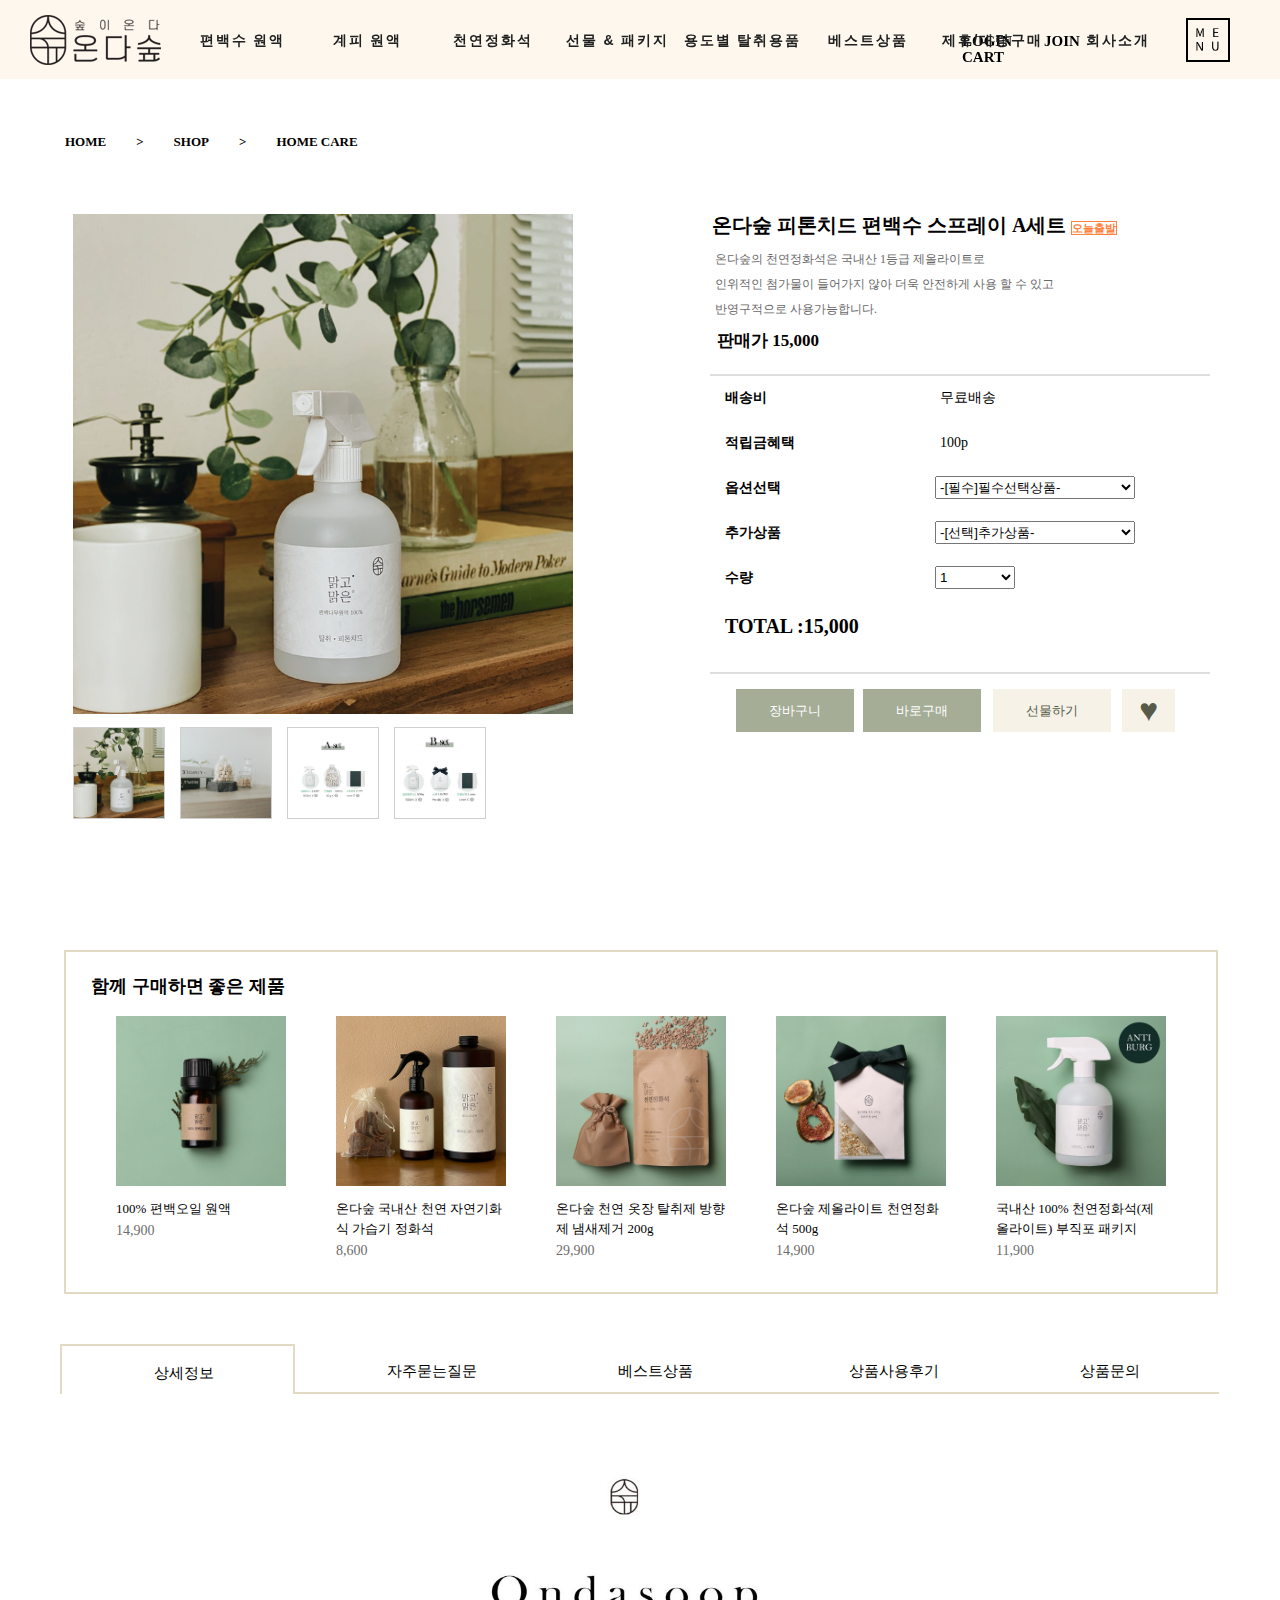
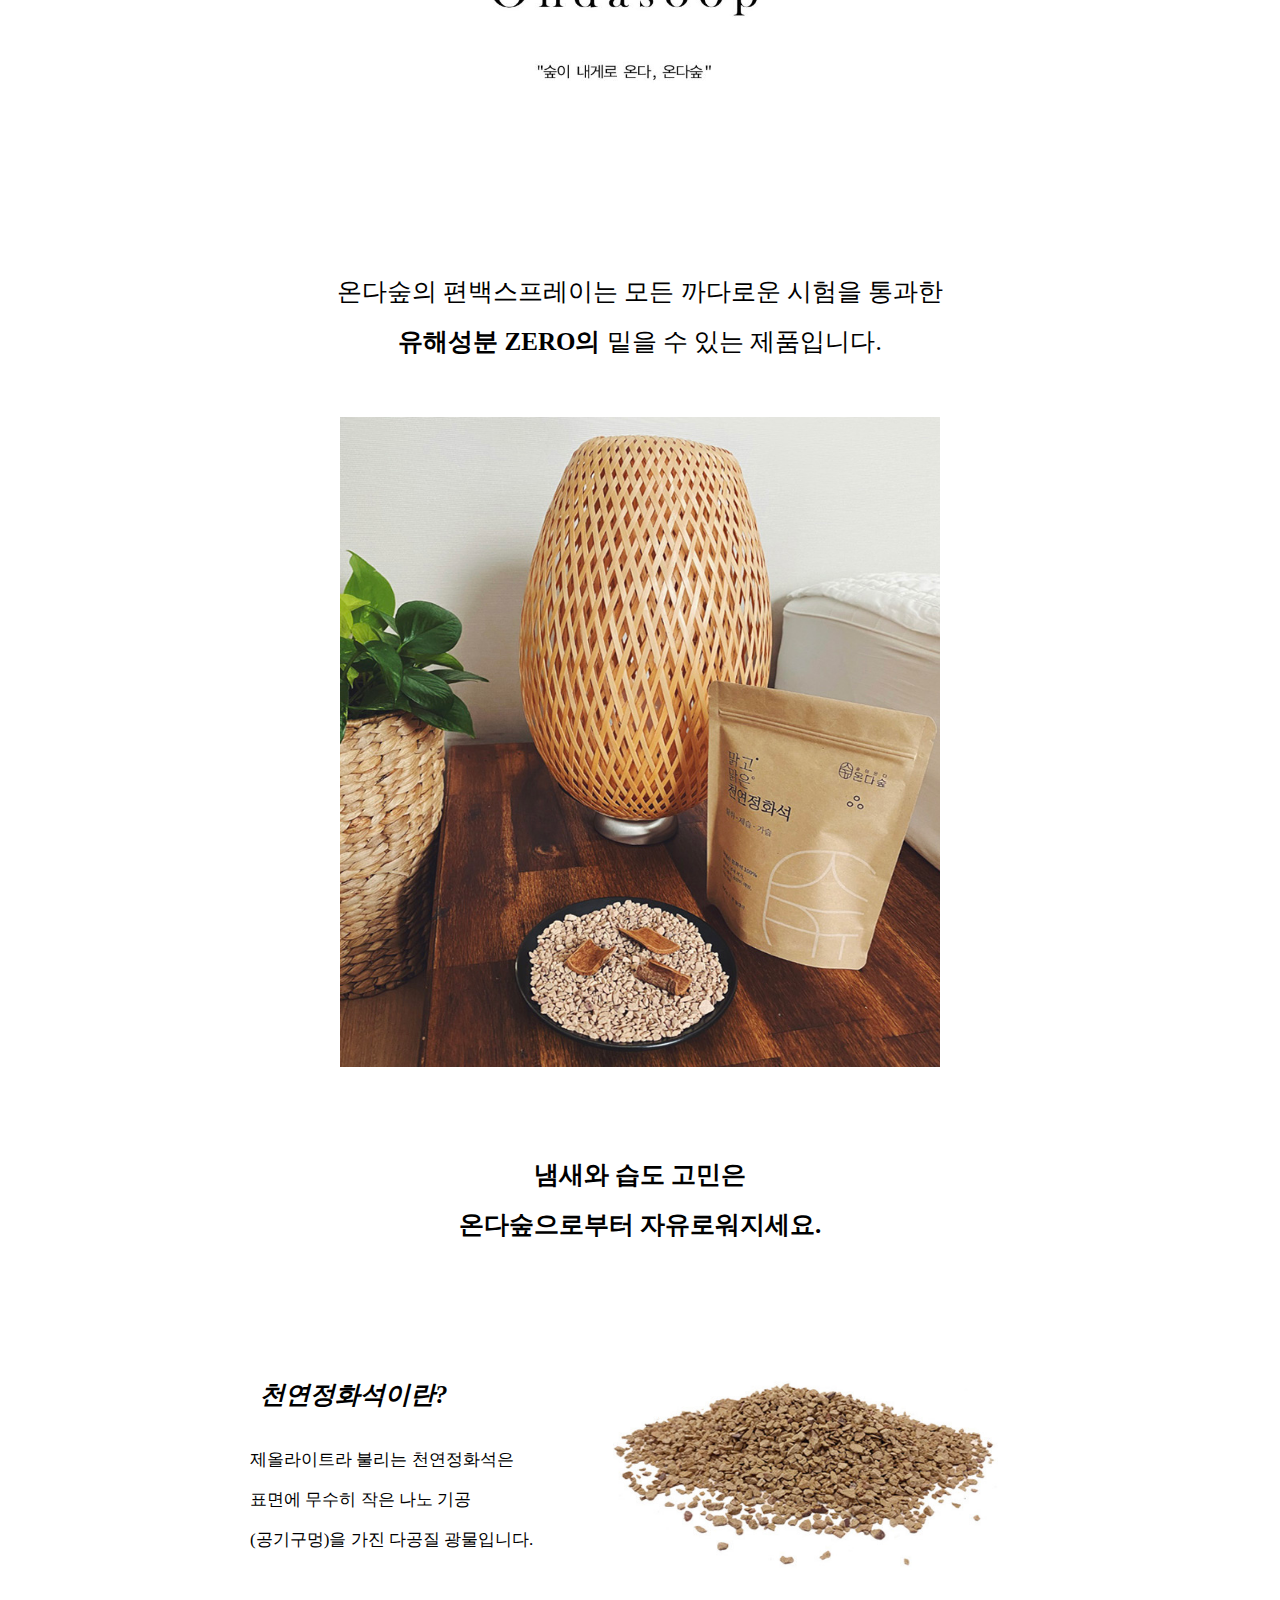
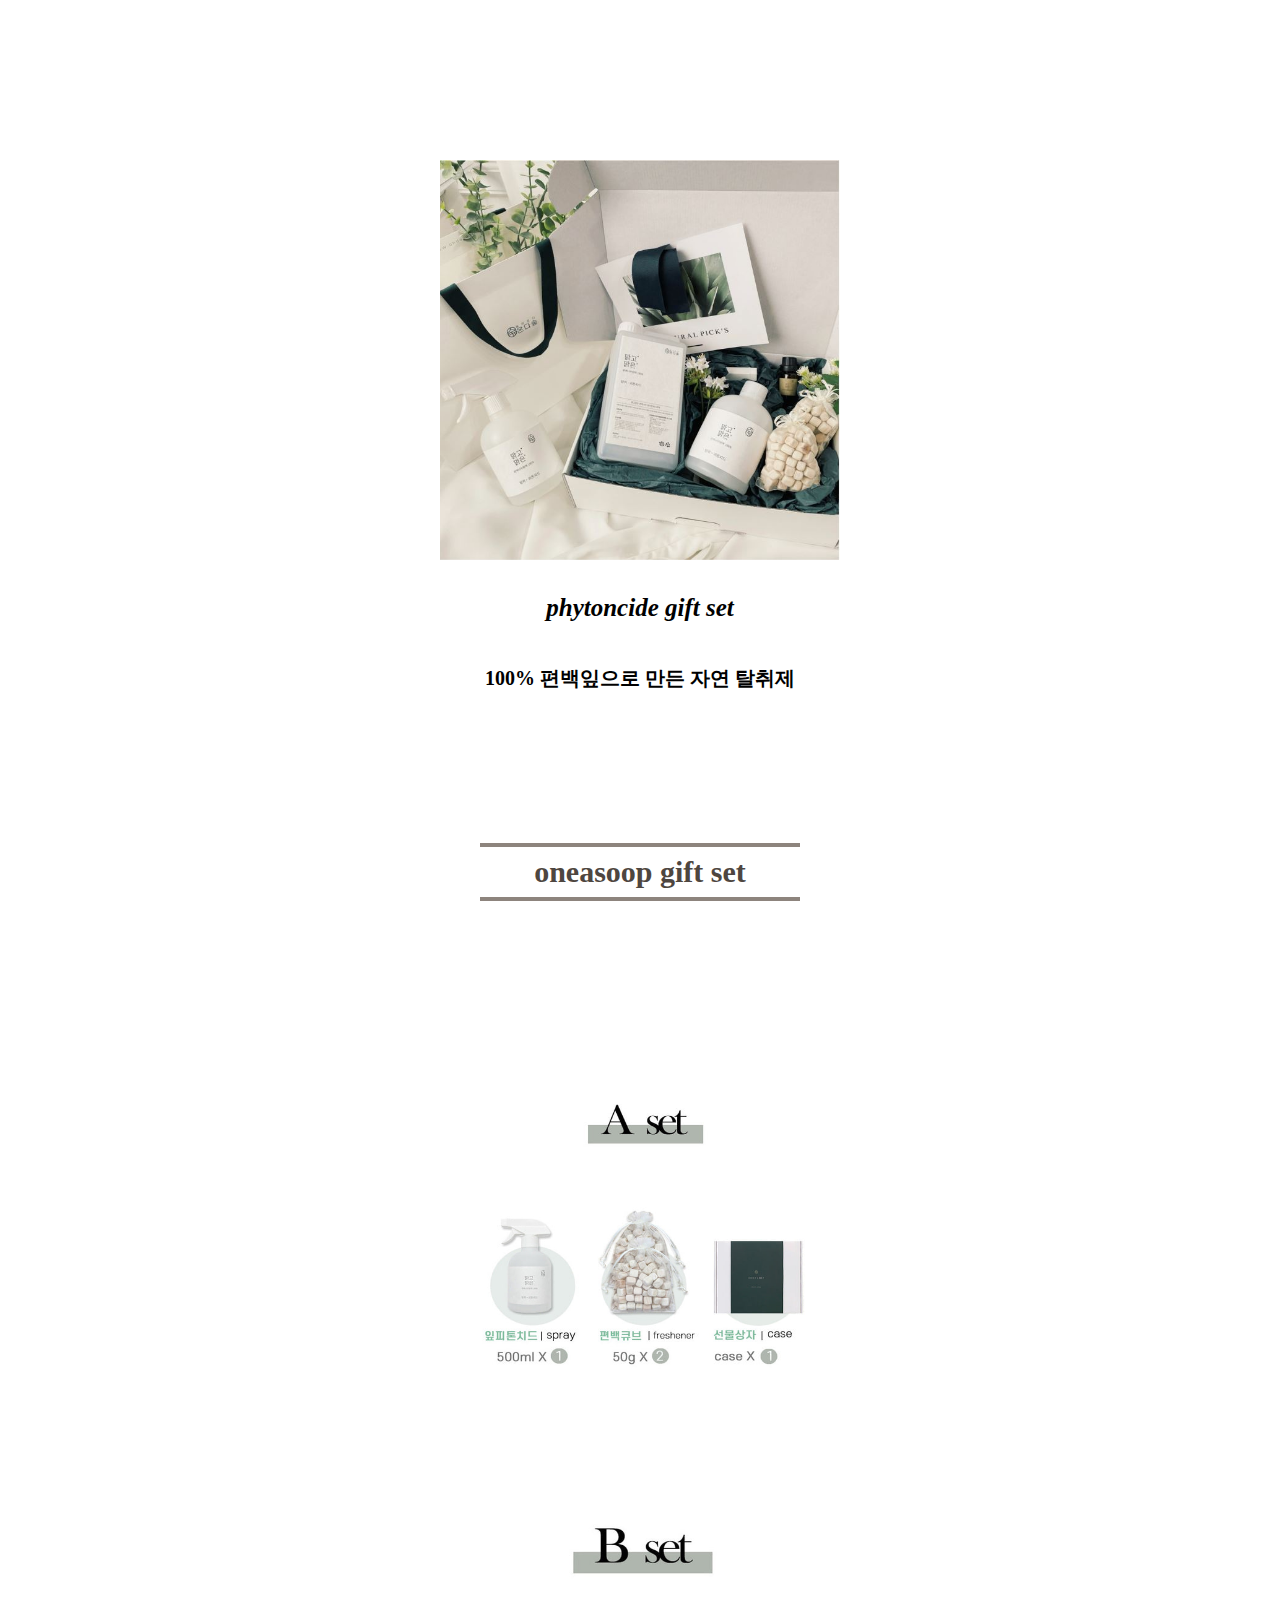
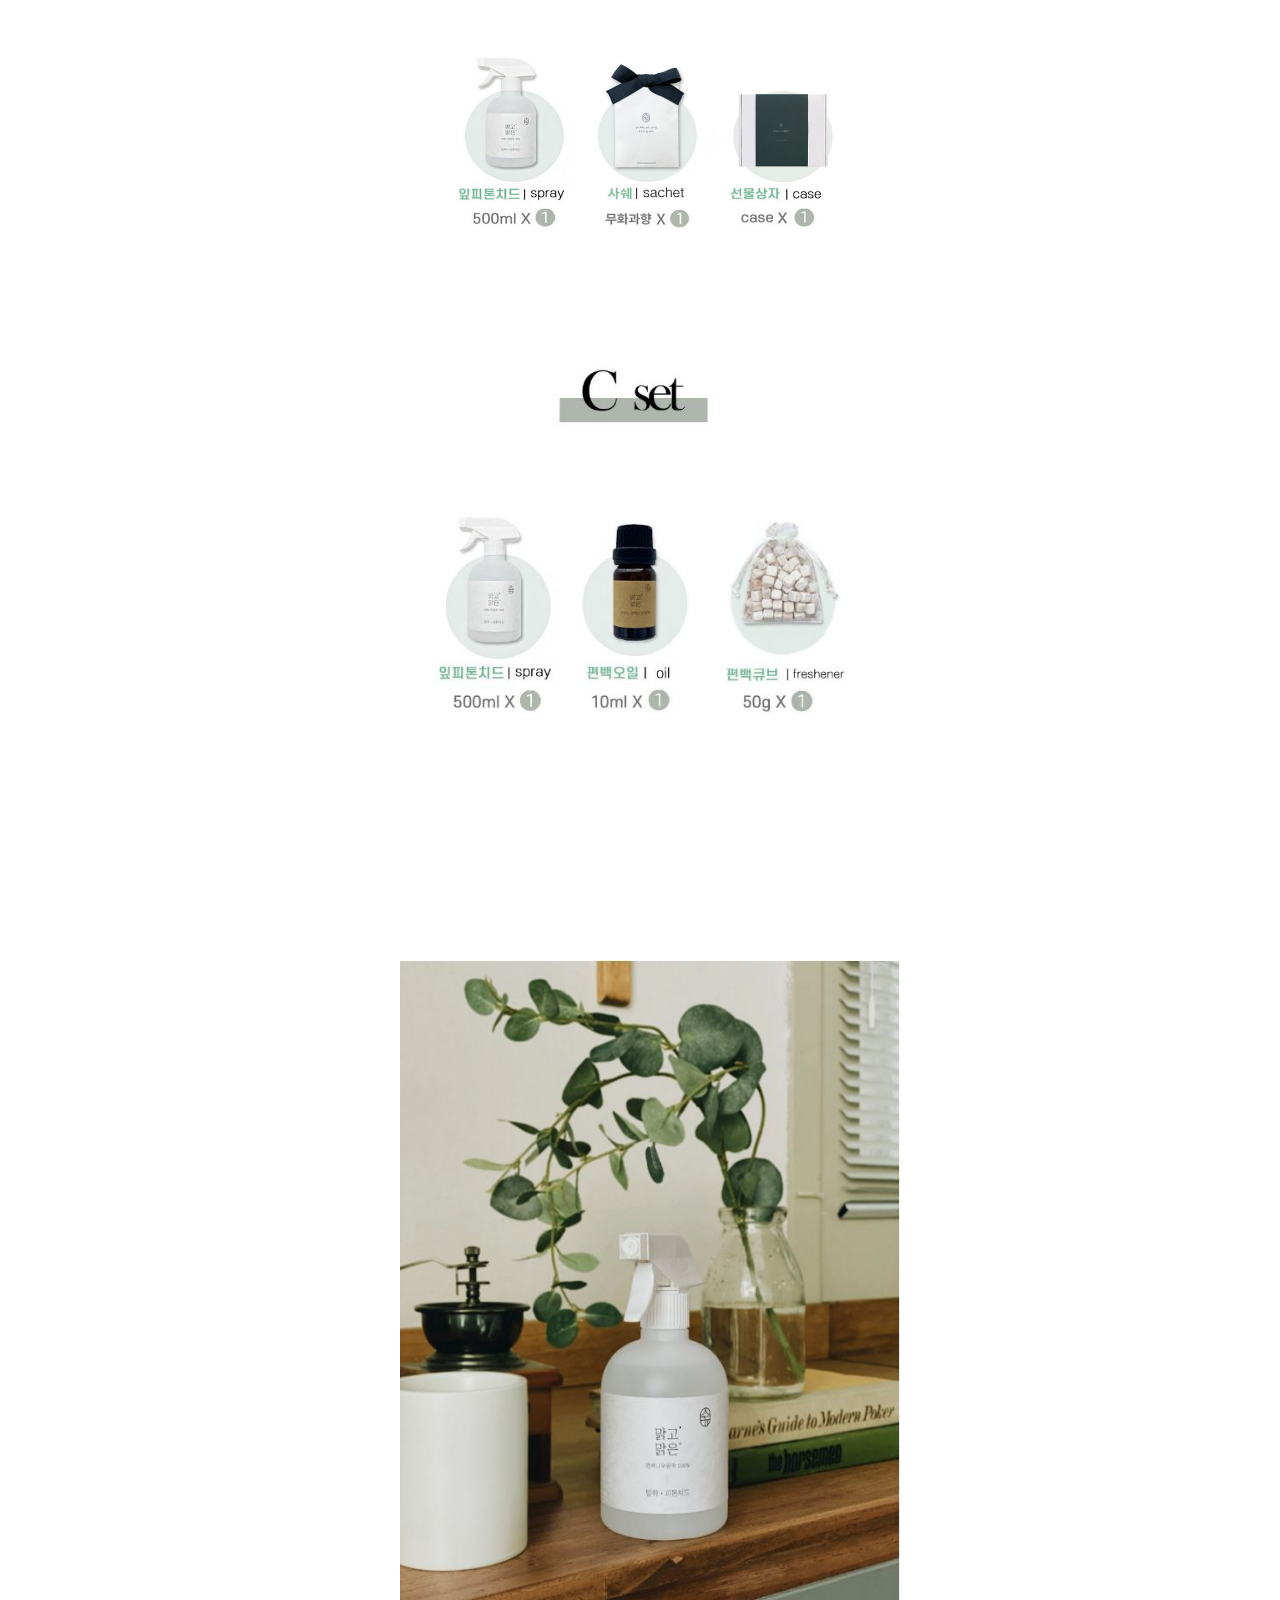
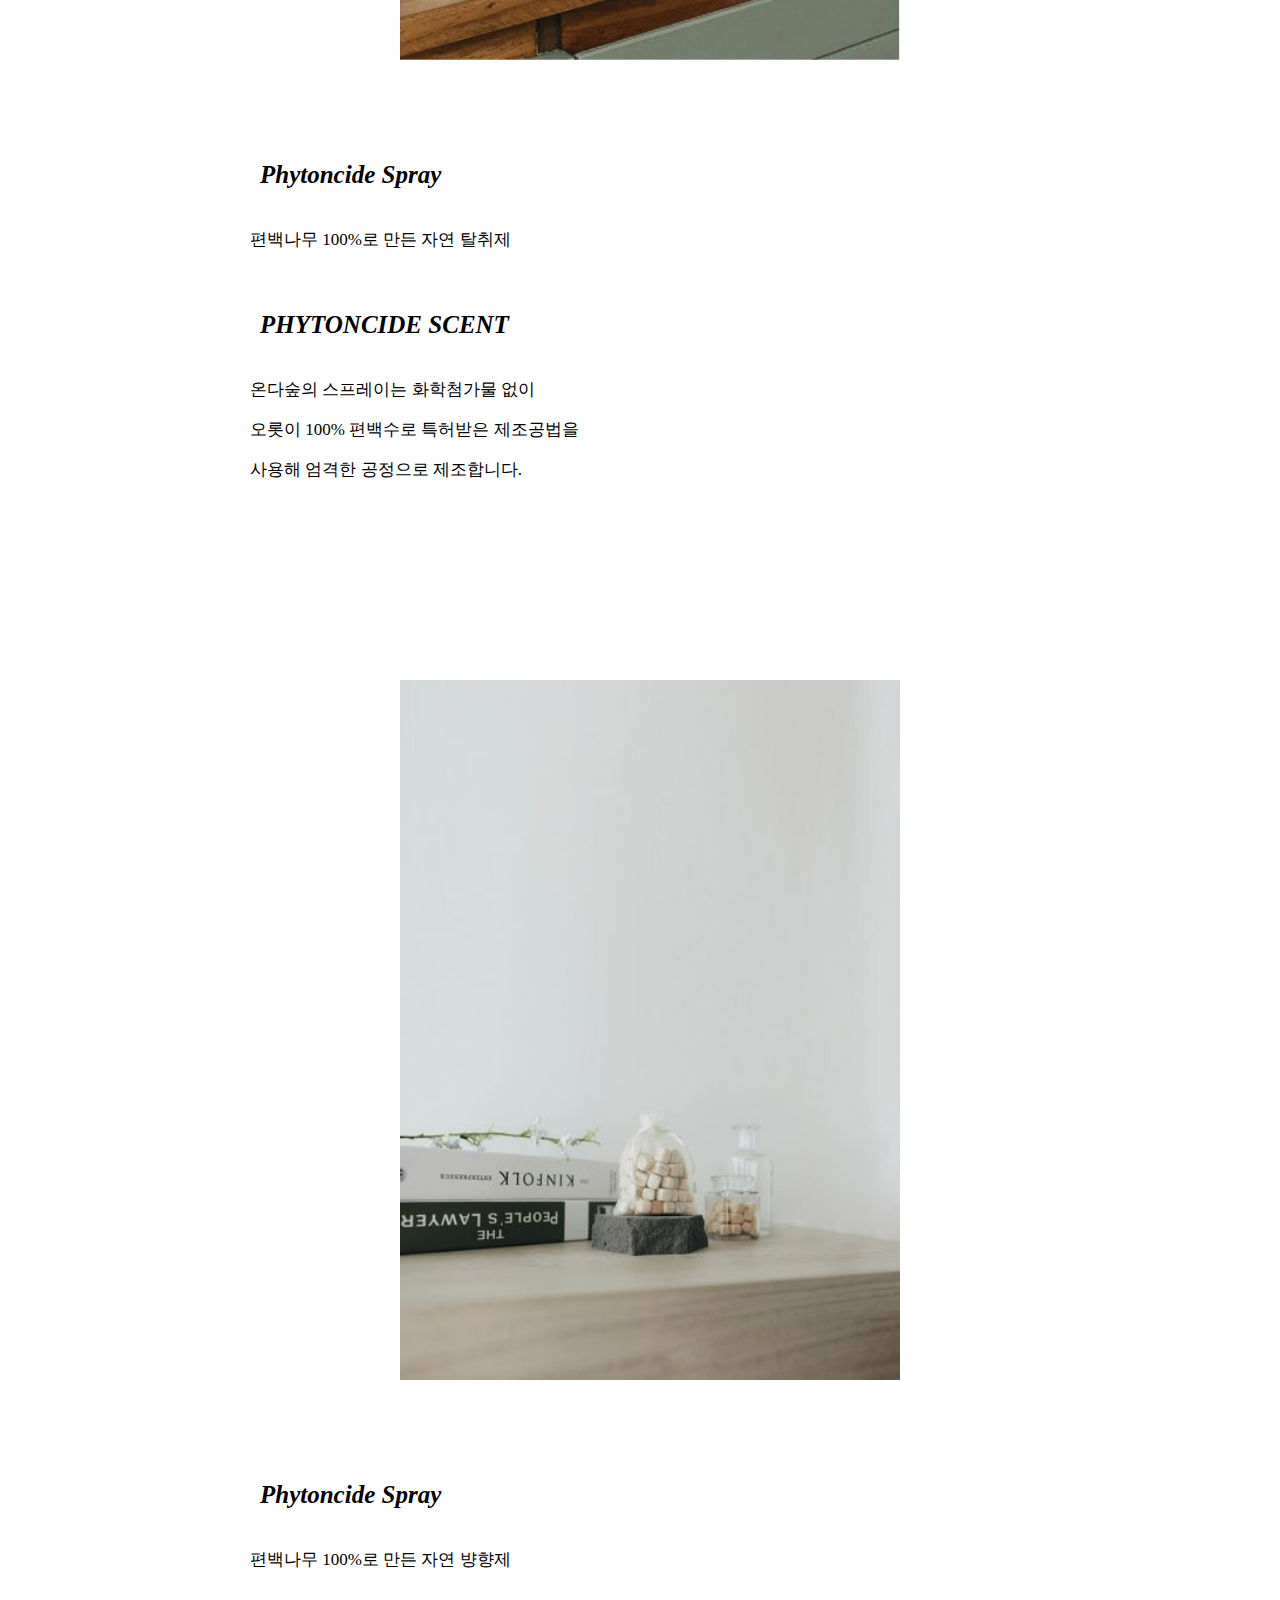
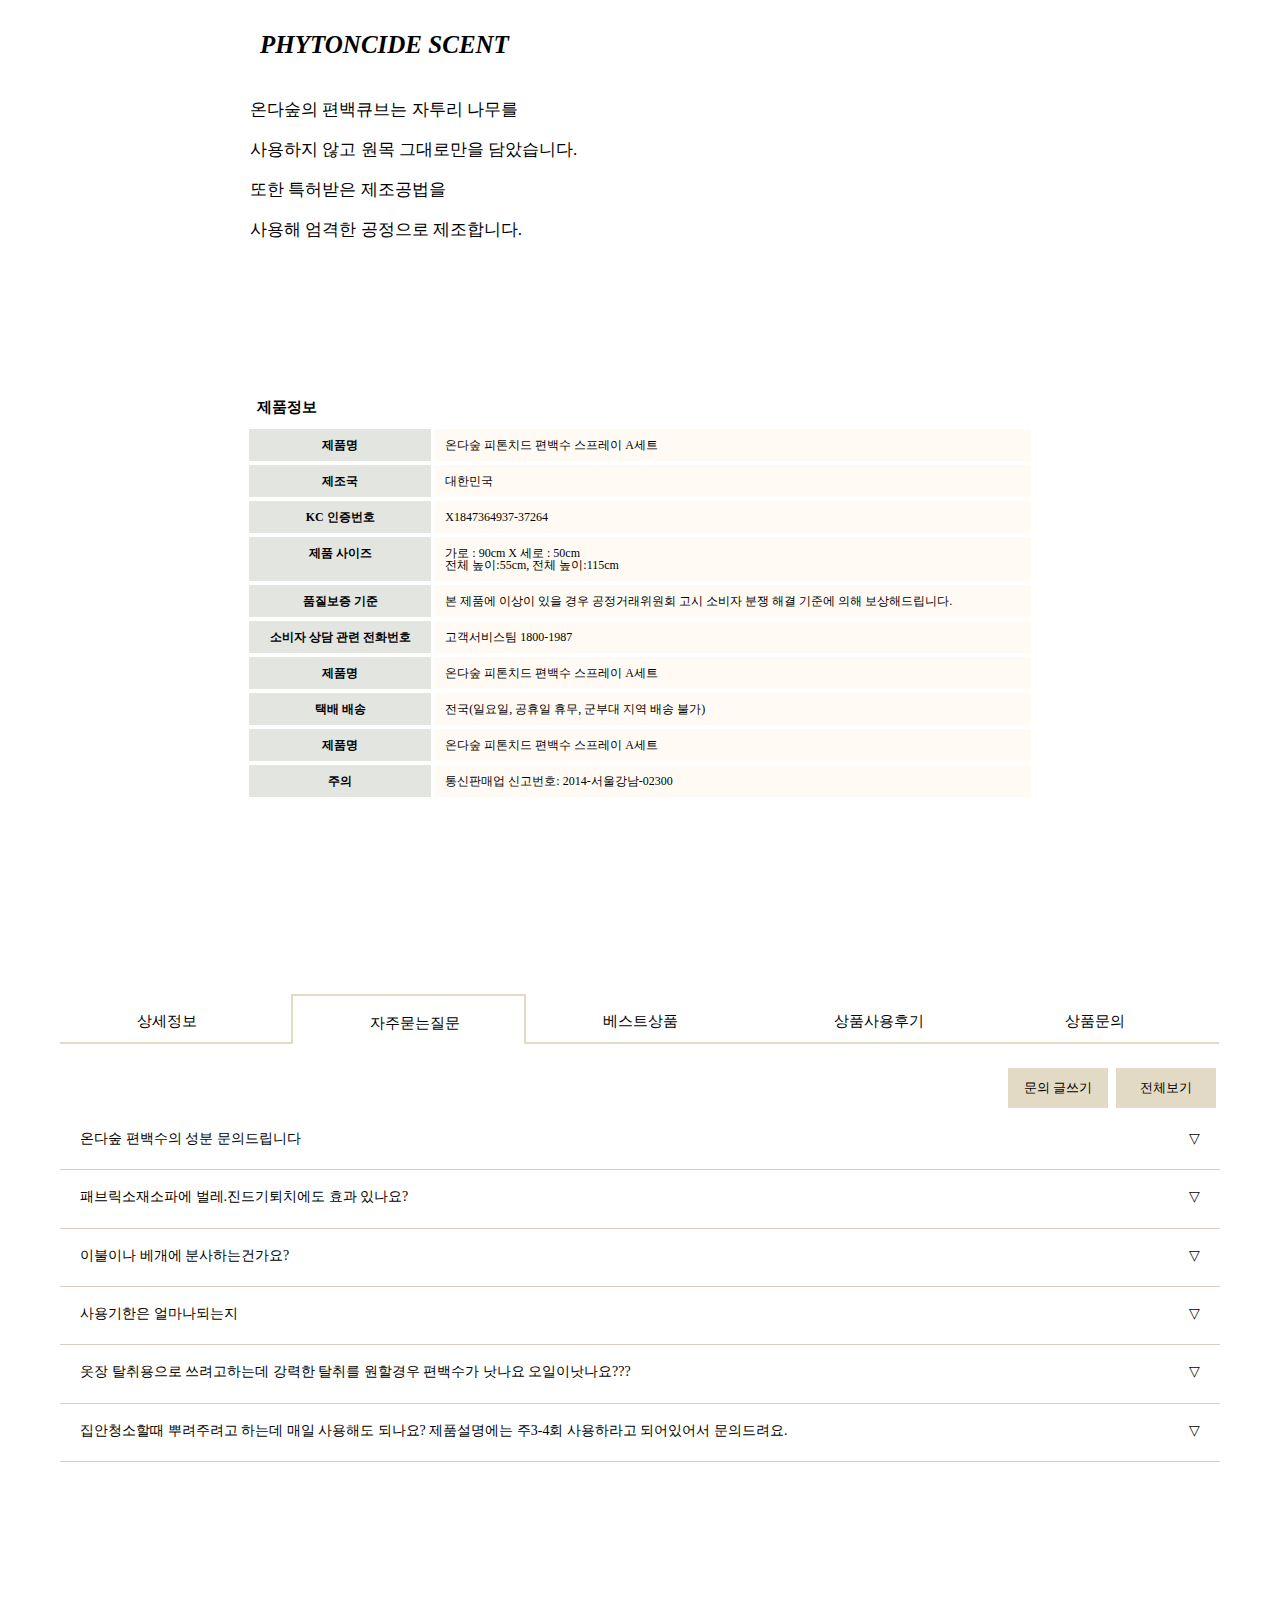
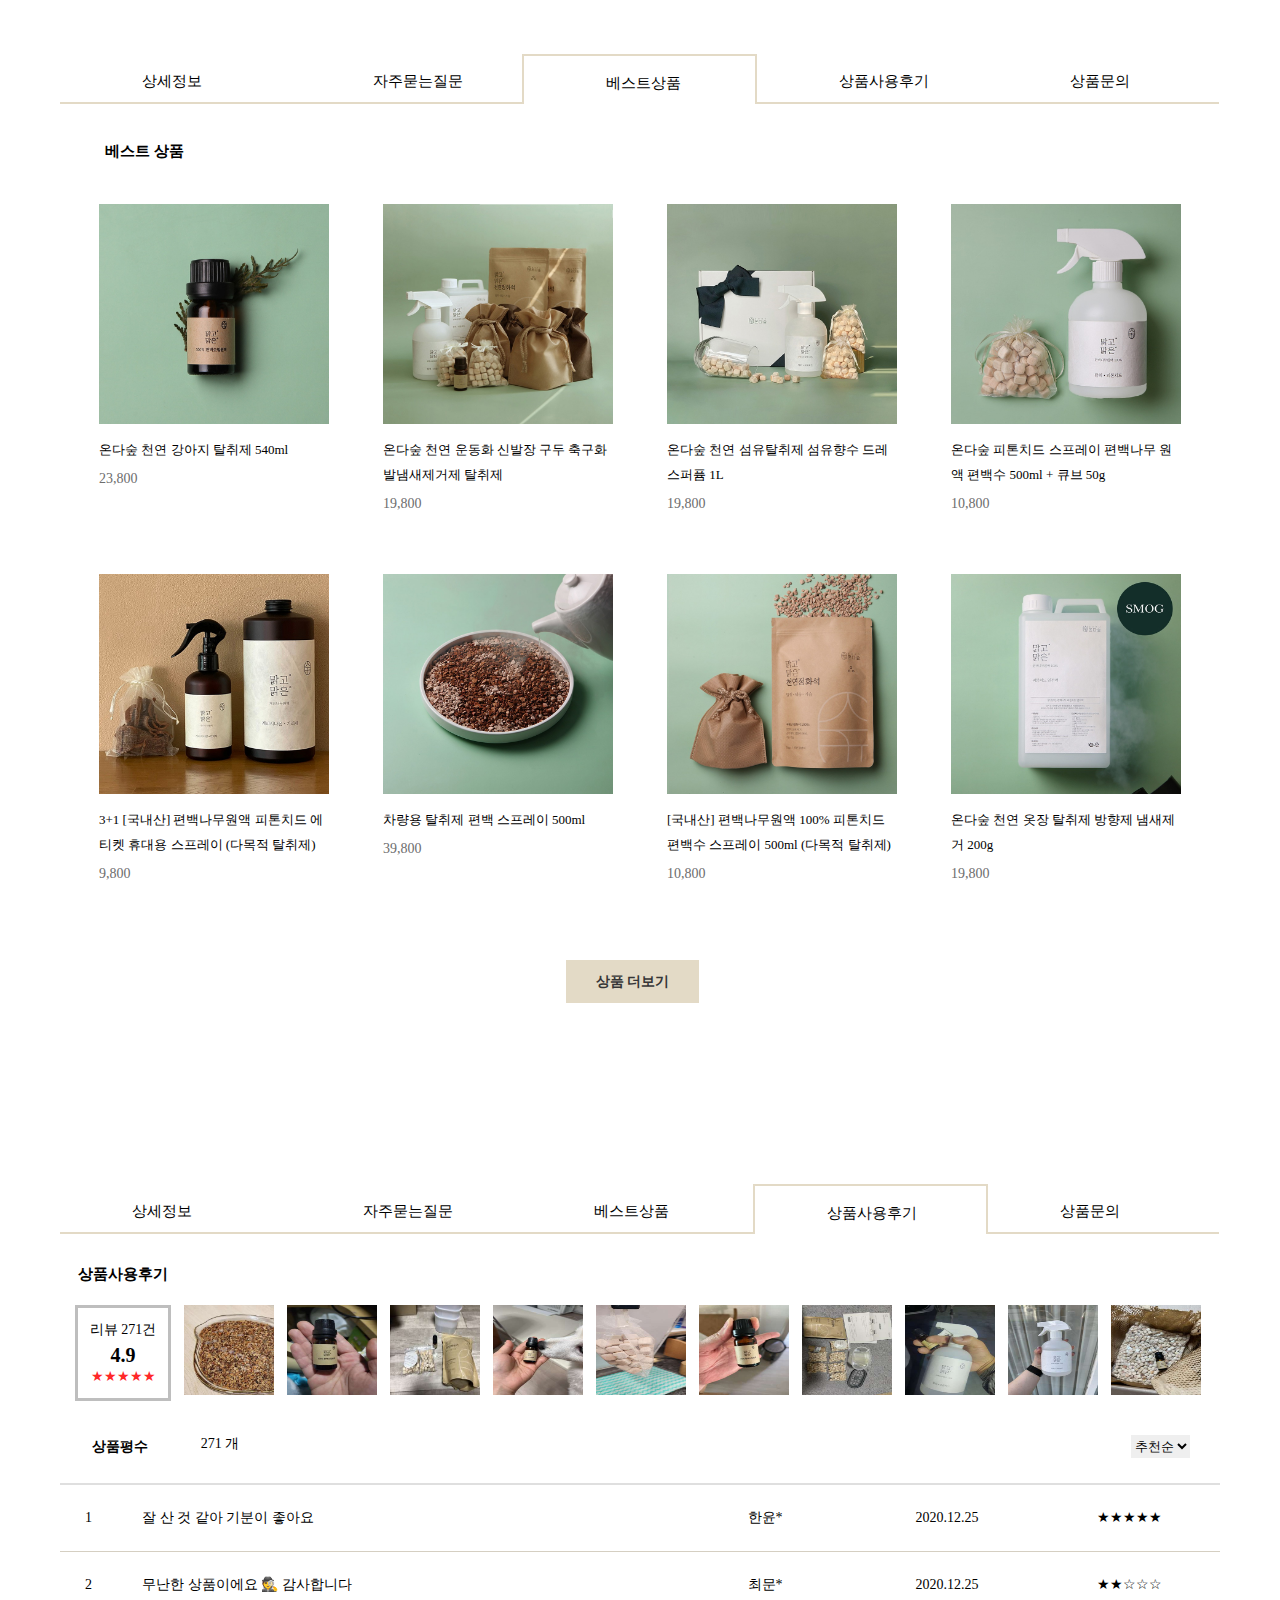
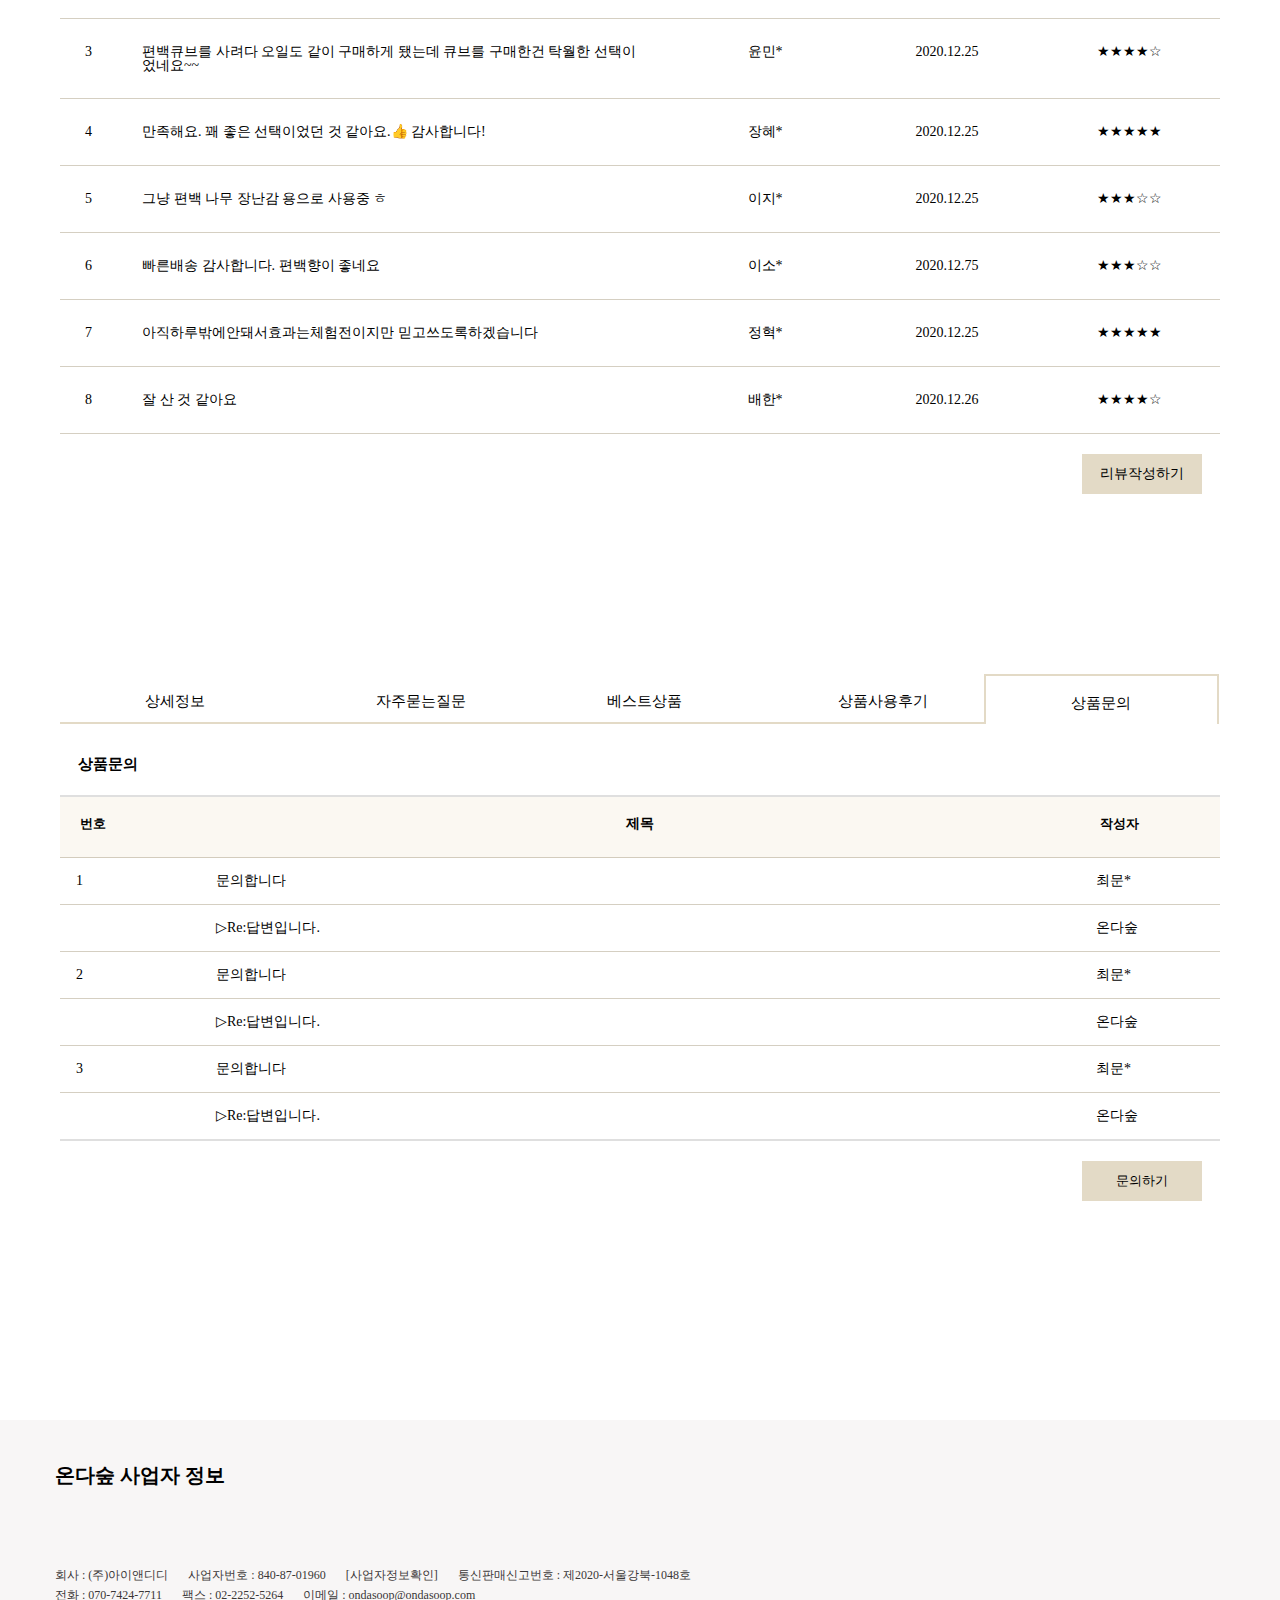
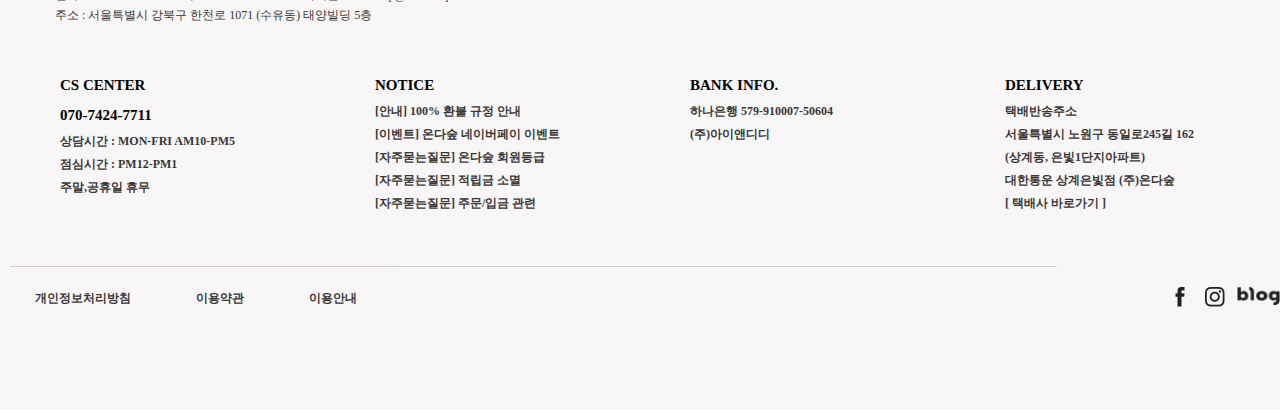
<file: sub.html>
<!DOCTYPE html>
<html>

<head>
    <meta charset="UTF-8">
    <title>온다숲</title>

    <link href="css/reset.css" rel="stylesheet">
    <link href="css/common.css" rel="stylesheet">
    <link href="css/sub.css" rel="stylesheet">

    <script src="https://ajax.googleapis.com/ajax/libs/jquery/3.3.1/jquery.min.js"></script>
<script>
    $(document).ready(function(){

        $(function(){
        $(window).scroll(function(){
            var top=$(window).scrollTop();
        
            if(top > 800){
                $('.header').css({'background-color': '#fff'});
            }else{
                $('.header').css({'background-color': 'rgba(253, 246, 235, 0.879)'});
            }
        });
        });
        
                   $(function(){
               
                      $('.menu > li').mouseover(function(){
               
                       $(this).children('.submenu').stop().slideDown(500);
               
                      }).mouseout(function(){
               
                       $('.submenu').stop().slideUp(300);
               
                      });
               
                   });
               });
               </script>

</head>

<body>


    <header class="header">
       

     


     
  
        <div id=logo>
          <a href="index.html" target="_self"><img src="img/img_logo.jpg" alt="로고이미지"></a>
        </div>



      
          <nav>
          <ul class="menu">
            <li><a href="sub.html" target="_self">편백수 원액</a>
             <ul class="submenu">
              <li><a href="#">베스트 상품</a></li>
              <li><a href="#">가정용 원액</a></li>
              <li><a href="#">휴대용 원액</a></li>
          </ul>
          </li>
            <li><a href="sub.html" target="_self">계피 원액</a>
              <ul class="submenu">
                  <li><a href="#">베스트 상품</a></li>
                  <li><a href="#">가정용 원액</a></li>
                  <li><a href="#">휴대용 원액</a></li>
              </ul>
          </li>
            <li><a href="sub.html" target="_self">천연정화석</a></li>
            <li><a href="sub.html" target="_self">선물 & 패키지</a>
              <ul class="submenu">
                  <li><a href="#">신상품</a></li>
                  <li><a href="#">베스트 상품</a></li>
              </ul>
          </li>
            <li><a href="sub.html" target="_self">용도별 탈취용품</a>
              <ul class="submenu">
                  <li><a href="#">베스트 상품</a></li>
                  <li><a href="#">패키지 둘러보기</a></li>
                  <li><a href="#">상품 안내</a></li>
                  <li><a href="#">용도별 상품</a></li>
              </ul>
          </li>
            <li><a href="sub.html" target="_self">베스트상품</a></li>
            <li><a href="sub.html" target="_self">제휴/대량구매</a>
              <ul class="submenu">
                  <li><a href="#">상품 문의</a></li>
                  <li><a href="#">구매안내</a></li>
                  <li><a href="#">대량구매 안내</a></li>
                  <li><a href="#">제휴 안내 / 신청</a></li>
              </ul>
          </li>
            <li><a href="sub.html" target="_self">회사소개</a>
              <ul class="submenu">
                  <li><a href="#">브랜드 소개</a></li>
                  <li><a href="#">위치 안내</a></li>
                  <li><a href="#">문의사항</a></li>
                  <li><a href="#">자주하는 질문</a></li>
              </ul>
          </li>
          </ul>
          </nav>
        

<div id="loginwrap">
        <div id="menu">
          <a href="index.html" target="_self"><img src="img/img_menu.png" alt="메뉴이미지"></a>
        </div>

        <div id=login>
          <ul>
            <li><a href="#">LOGIN</a></li>
            <li><a href="#">JOIN</a></li>
            <li><a href="#">CART</a></li>
          </ul>
        </div>
</div>

      </header>



    <div id="sub">
        <div id="submenu">
            <ul>
                <li>HOME</li>
                <li>></li>
                <li>SHOP</li>
                <li>></li>
                <li>HOME CARE</li>
            </ul>
        </div>


        
        <div id="productimg">

           
            <div id="box">
                <img src="img/img_product3.jpg" alt="상품이미지" id="cimg" class="w1">

                <div id="product">
                    <ul>
                        <li><img src="img/img_product3.jpg" alt="상세이미지"></li>
                        <li><img src="img/img_product2.jpg" alt="상세이미지"></li>
                        <li><img src="img/img_sub10.jpg" alt="상세이미지"></li>
                        <li><img src="img/img_sub11.jpg" alt="상세이미지"></li>
                    </ul>
                </div>
            </div>




        </div>




        <div id="product1">
            <h1>온다숲 피톤치드 편백수 스프레이 A세트 <span>오늘출발</span></h1> 
            <p>온다숲의 천연정화석은 국내산 1등급 제올라이트로 <br>인위적인 첨가물이 들어가지 않아 더욱 안전하게 사용 할 수 있고<br> 반영구적으로 사용가능합니다. </p>
            <h2>판매가 15,000</h2>

            <table>

                <tr>
                    <td class="table-td">배송비</td>
                    <th class="table-th">무료배송</th>
                </tr>

                <tr>
                    <td class="table-td">적립금혜택</td>
                    <th class="table-th">100p</th>
                </tr>

                <tr>
                    <td class="table-td">옵션선택</td>
                    <td>
                        <select name="option" id="option">
                            <option>-[필수]필수선택상품-</option>
                            <option>------------------</option>
                            <option>선물 A set</option>
                            <option>선물 B set(+2,000)</option>
                        </select>
                    </td>
                </tr>

                <tr>
                    <td class="table-td">추가상품</td>
                    <td>
                        <select name="add" id="add">
                            <option>-[선택]추가상품-</option>
                            <option>------------------</option>
                            <option>선물포장(+2,000)</option>
                            <option>쇼핑백(+1,000)</option>
                        </select>
                    </td>
                </tr>



                <tr>
                    <td class="table-td">수량</td>
                    <td>
                        <select name="number" id="number">
                            <option>1</option>
                            <option>2</option>
                            <option>3</option>
                            <option>4</option>
                            <option>5</option>
                        </select>
                    </td>
                </tr>
                
                    <tr><td id="total">TOTAL :15,000</td></tr>
                



               

            </table>
            <div id="cart"><button>장바구니</button></div>
            <div id="buy"><button>바로구매</button></div>
            <div id="present"><button>선물하기</button></div>
            <div id="heart"><button>♥</button></div>
           
        </div>




        <div id="recommend">
            <div id="best"><h1>함께 구매하면 좋은 제품</h1></div>
            
            <div class="best">
                <a href="#"><img src="img/img4.jpg" alt=""></a>
                <h2>100% 편백오일 원액</h2>
                <h3>14,900</h3>
            </div>
            <div class="best">
                <a href="#"><img src="img/img8.jpg" alt=""></a>
                <h2>온다숲 국내산 천연 자연기화식 가습기 정화석</h2>
                <h3>8,600</h3>
            </div>
            <div class="best">
                <a href="#"><img src="img/img10.jpg" alt=""></a>
                <h2>온다숲 천연 옷장 탈취제 방향제 냄새제거 200g</h2>
                <h3>29,900</h3>
            </div>
            <div class="best">
                <a href="#"><img src="img/img12.jpg" alt=""></a>
                <h2>온다숲 제올라이트 천연정화석 500g</h2>
                <h3>14,900</h3>
            </div>
            <div class="best">
                <a href="#"><img src="img/img13.jpg" alt=""></a>
                <h2>국내산 100% 천연정화석(제올라이트) 부직포 패키지</h2>
                <h3>11,900</h3>
            </div>
        </div>

        <div id="section">
            
            <ul>
                <li><a href="#detail_box">상세정보</a></li>
                <li><a href="#qna">자주묻는질문</a></li>
                <li><a href="#bestitem">베스트상품</a></li>
                <li><a href="#review">상품사용후기</a></li>
                <li><a href="#inquiry">상품문의</a></li>
            </ul>
            <div id="detail_box">
                <img src="img/img_sub5.JPG" alt="" class="sub_img">
               <h1>온다숲의 편백스프레이는 모든 까다로운 시험을 통과한<br> <span>유해성분 ZERO의 </span>밑을 수 있는 제품입니다.</h1>
               <img src="img/img_sub1.jpg" alt="">
               <h2>냄새와 습도 고민은<br> 온다숲으로부터 자유로워지세요.</h2>
               <h3>천연정화석이란?</h3>
               <p>제올라이트라 불리는 천연정화석은<br> 표면에 무수히 작은 나노 기공<br> (공기구멍)을 가진 다공질 광물입니다.</p>
               <img src="img/img_sub2.jpg" alt="" class="sub_img1">
               <img src="img/img_sub8.JPG" alt="" class="sub_img2">
               <h4>phytoncide gift set</h4>
               <h5>100% 편백잎으로 만든 자연 탈취제</h5>
               <h6>oneasoop gift set</h6>
               <img src="img/img_sub10.jpg" alt="" class="sub_img3">
               <img src="img/img_sub11.jpg" alt="" class="sub_img3">
               <img src="img/img_sub12.JPG" alt="" class="sub_img3">
               <img src="img/img_sub9.JPG" alt="" class="sub_img4">
               <h3>Phytoncide Spray</h3>
               <p>편백나무 100%로 만든 자연 탈취제</p>
               <h3>PHYTONCIDE SCENT</h3>
               <P>온다숲의 스프레이는 화학첨가물 없이<br>오롯이 100% 편백수로 특허받은 제조공법을<br>사용해 엄격한 공정으로 제조합니다.</P>
               <img src="img/img_sub13.JPG" alt="" class="sub_img4">
               <h3>Phytoncide Spray</h3>
               <p>편백나무 100%로 만든 자연 뱡향제</p>
               <h3>PHYTONCIDE SCENT</h3>
               <P>온다숲의 편백큐브는 자투리 나무를<br>사용하지 않고 원목 그대로만을 담았습니다.<br>또한 특허받은 제조공법을<br>사용해 엄격한 공정으로 제조합니다.</P>
                <div id="detail_tablebox">
                    <h1>제품정보</h1>
                    <table>
                        <tr>
                            <td>제품명</td>
                            <th>온다숲 피톤치드 편백수 스프레이 A세트</th>
                        </tr>
                        <tr>
                            <td>제조국</td>
                            <th>대한민국</th>
                        </tr>
                        <tr>
                            <td>KC 인증번호</td>
                            <th>X1847364937-37264</th>
                        </tr>
                        <tr>
                            <td>제품 사이즈</td>
                            <th>가로 : 90cm X 세로 : 50cm<br>
                                전체 높이:55cm, 전체 높이:115cm
                                </th>
                        </tr>
                        <tr>
                            <td>품질보증 기준</td>
                            <th>본 제품에 이상이 있을 경우 공정거래위원회 고시 소비자 분쟁 해결 기준에 의해 보상해드립니다.</th>
                        </tr>
                        <tr>
                            <td>소비자 상담 관련 전화번호</td>
                            <th>고객서비스팀 1800-1987</th>
                        </tr>
                        <tr>
                            <td>제품명</td>
                            <th>온다숲 피톤치드 편백수 스프레이 A세트</th>
                        </tr>
                        <tr>
                            <td>택배 배송</td>
                            <th>전국(일요일, 공휴일 휴무, 군부대 지역 배송 불가) </th>
                        </tr>
                       
                        <tr>
                            <td>제품명</td>
                            <th>온다숲 피톤치드 편백수 스프레이 A세트</th>
                        </tr>
                        
                        <tr>
                            <td>주의</td>
                            <th>통신판매업 신고번호: 2014-서울강남-02300</th>
                        </tr>
                    </table>
                   </div>
               
            </div>
        </div>

        <div id="qna">
            <ul>
                <li><a href="#detail_box">상세정보</a></li>
                <li><a href="#qna">자주묻는질문</a></li>
                <li><a href="#bestitem">베스트상품</a></li>
                <li><a href="#review">상품사용후기</a></li>
                <li><a href="#inquiry">상품문의</a></li>
            </ul>
            <div id="qna_box">
                <table>
                    <button>전체보기</button>
                    <button>문의 글쓰기</button>
                    <tr>
                        <td><a href="#">온다숲 편백수의 성분 문의드립니다</a></td>
                        <td><a href="#">▽</a></td>
                    </tr>
                    <tr>
                        <td><a href="#">패브릭소재소파에 벌레.진드기퇴치에도 효과 있나요?</a></td>
                        <td><a href="#">▽</a></td>
                    </tr>
                    <tr>
                        <td><a href="#">이불이나 베개에 분사하는건가요?</a></td>
                        <td><a href="#">▽</a></td>
                    </tr>
                    <tr>
                        <td><a href="#">사용기한은 얼마나되는지</a></td>
                        <td><a href="#">▽</a></td>
                    </tr>
                    <tr>
                        <td><a href="#">옷장 탈취용으로 쓰려고하는데 강력한 탈취를 원할경우 편백수가 낫나요 오일이낫나요???</a></td>
                        <td><a href="#">▽</a></td>
                    </tr>
                    <tr>
                        <td><a href="#">집안청소할때 뿌려주려고 하는데 매일 사용해도 되나요? 제품설명에는 주3-4회 사용하라고 되어있어서 문의드려요.</a></td>
                        <td><a href="#">▽</a></td>
                    </tr>
                </table>
            </div>
        </div>

        <div id="bestitem">
            <ul>
                <li><a href="#detail_box">상세정보</a></li>
                <li><a href="#qna">자주묻는질문</a></li>
                <li><a href="#bestitem">베스트상품</a></li>
                <li><a href="#review">상품사용후기</a></li>
                <li><a href="#inquiry">상품문의</a></li>
            </ul>
            <div id="bestitem_box">
                <h1>베스트 상품</h1>
                <div class="best_item">
                    <a href="#"><img src="img/img4.jpg" alt=""></a>
                    <h2>온다숲 천연 강아지 탈취제 540ml</h2>
                    <h3>23,800</h3>
                </div>
                
                <div class="best_item">
                    <a href="#"><img src="img/img5.jpg" alt=""></a>
                    <h2>온다숲 천연 운동화 신발장 구두 축구화 발냄새제거제 탈취제</h2>
                    <h3>19,800</h3>
                </div>
                <div class="best_item">
                    <a href="#"><img src="img/img6.jpg" alt=""></a>
                    <h2>온다숲 천연 섬유탈취제 섬유향수 드레스퍼퓸 1L</h2>
                    <h3>19,800</h3>
                </div>
                <div class="best_item">
                    <a href="#"><img src="img/img7.jpg" alt=""></a>
                    <h2>온다숲 피톤치드 스프레이 편백나무 원액 편백수 500ml + 큐브 50g</h2>
                    <h3>10,800</h3>
                </div>
                <div class="best_item">
                    <a href="#"><img src="img/img8.jpg" alt=""></a>
                    <h2>3+1 [국내산] 편백나무원액 피톤치드 에티켓 휴대용 스프레이
                        (다목적 탈취제)</h2>
                    <h3>9,800</h3>
                </div>
                <div class="best_item">
                    <a href="#"><img src="img/img9.jpg" alt=""></a>
                    <h2>차량용 탈취제 편백 스프레이 500ml</h2>
                    <h3>39,800</h3>
                </div>
                <div class="best_item">
                    <a href="#"><img src="img/img10.jpg" alt=""></a>
                    <h2>[국내산] 편백나무원액 100% 피톤치드 편백수 스프레이 500ml
                        (다목적 탈취제)</h2>
                    <h3>10,800</h3>
                </div>
                <div class="best_item">
                    <a href="#"><img src="img/img11.jpg" alt=""></a>
                    <h2>온다숲 천연 옷장 탈취제 방향제 냄새제거 200g</h2>
                    <h3>19,800</h3>
                </div>
                <button>상품 더보기</button>
            </div>
        </div>

        <div id="review">
            <ul>
                <li><a href="#detail_box">상세정보</a></li>
                <li><a href="#qna">자주묻는질문</a></li>
                <li><a href="#bestitem">베스트상품</a></li>
                <li><a href="#review">상품사용후기</a></li>
                <li><a href="#inquiry">상품문의</a></li>
            </ul>
            <div id="review_box">
                <h1>상품사용후기</h1>
                <div id="first_review">
                        <h1>리뷰 271건</h1>
                        <h2>4.9</h2>
                        <h3>★★★★★</h3>                   
                </div>

                <div class="review">
                    <a href="#"><img src="img/img_review1.jpg" alt="후기 사진"></a>
                </div>
                <div class="review">
                    <a href="#"><img src="img/img_review2.jpg" alt="후기 사진"></a>
                </div>
                <div class="review">
                    <a href="#"><img src="img/img_review3.jpeg" alt="후기 사진"></a>
                </div>
                <div class="review">
                    <a href="#"><img src="img/img_review4.jpg" alt="후기 사진"></a>
                </div>
                <div class="review">
                    <a href="#"><img src="img/img_review5.jpg" alt="후기 사진"></a>
                </div>
                <div class="review">
                    <a href="#"><img src="img/img_review6.jpeg" alt="후기 사진"></a>
                </div>
                <div class="review">
                    <a href="#"><img src="img/img_review7.jpeg" alt="후기 사진"></a>
                </div>
                <div class="review">
                    <a href="#"><img src="img/img_review8.jpg" alt="후기 사진"></a>
                </div>
                <div class="review">
                    <a href="#"><img src="img/img_review9.jpeg" alt="후기 사진"></a>
                </div>
                <div class="review">
                    <a href="#"><img src="img/img_review10.jpeg" alt="후기 사진"></a>
                </div>
                <div id="review_list">
                    <table>
                        <tr>
                            <td>상품평수</td>
                            <th>271 개</th>
                            <td> <select name="list" id="list3">
                                <option>추천순</option>
                                <option>별점순</option>
                                <option>최신순</option>
                            </select></td>
                        </tr>
                    </table>
                </div>
                    <table class="review_list">
                    <tr>
                        <td>1</td>
                        <td><a href="#">잘 산 것 같아 기분이 좋아요</a></td>
                        <th>한윤*</th>
                        <th>2020.12.25</th>
                        <th>★★★★★</th>
                    </tr>
                    <tr>
                        <td>2</td>
                        <td><a href="#">무난한 상품이에요 🕵️ 감사합니다</a></td>
                        <th>최문*</th>
                        <th>2020.12.25</th>
                        <th>★★☆☆☆</th>
                    </tr>
                    <tr>
                        <td>3</td>
                        <td><a href="#">편백큐브를 사려다 오일도 같이 구매하게 됐는데 큐브를 구매한건 탁월한 선택이었네요~~</a></td>
                        <th>윤민*</th>
                        <th>2020.12.25</th>
                        <th>★★★★☆</th>
                    </tr>
                    <tr>
                        <td>4</td>
                        <td><a href="#">만족해요. 꽤 좋은 선택이었던 것 같아요.👍 감사합니다!</a></td>
                        <th>장혜*</th>
                        <th>2020.12.25</th>
                        <th>★★★★★</th>
                    </tr>
                    <tr>
                        <td>5</td>
                        <td><a href="#">그냥 편백 나무 장난감 용으로 사용중 ㅎ</a></td>
                        <th>이지*</th>
                        <th>2020.12.25</th>
                        <th>★★★☆☆</th>
                    </tr>
                    <tr>
                        <td>6</td>
                        <td><a href="#">빠른배송 감사합니다. 편백향이 좋네요</a></td>
                        <th>이소*</th>
                        <th>2020.12.75</th>
                        <th>★★★☆☆</th>
                    </tr>
                    <tr>
                        <td>7</td>
                        <td><a href="#">아직하루밖에안돼서효과는체험전이지만 믿고쓰도록하겠습니다</a></td>
                        <th>정혁*</th>
                        <th>2020.12.25</th>
                        <th>★★★★★</th>
                    </tr>
                    <tr>
                        <td>8</td>
                        <td><a href="#">잘 산 것 같아요</a></td>
                        <th>배한*</th>
                        <th>2020.12.26</th>
                        <th>★★★★☆</th>
                    </tr>
                    </table>
                    <button>리뷰작성하기</button>
            </div>
        </div>



        <div id="inquiry">
            <ul>
                <li><a href="#detail_box">상세정보</a></li>
                <li><a href="#qna">자주묻는질문</a></li>
                <li><a href="#bestitem">베스트상품</a></li>
                <li><a href="#review">상품사용후기</a></li>
                <li><a href="#inquiry">상품문의</a></li>
            </ul>
            <div id="inquiry_box">
                <h1>상품문의</h1>
                <table>
                <tr id="top">
                    <td>번호</td>
                    <th>제목</th>
                    <td>작성자</td>
                </tr>
                <tr>
                    <td>1</td>
                    <td>문의합니다</td>
                    <td>최문*</td>
                </tr>
                <tr>
                    <td></td>
                    <td>▷Re:답변입니다.</td>
                    <td>온다숲</td>
                </tr>
                <tr>
                    <td>2</td>
                    <td>문의합니다</td>
                    <td>최문*</td>
                </tr>
                <tr>
                    <td></td>
                    <td>▷Re:답변입니다.</td>
                    <td>온다숲</td>
                </tr>
                <tr>
                    <td>3</td>
                    <td>문의합니다</td>
                    <td>최문*</td>
                </tr>
                <tr>
                    <td></td>
                    <td>▷Re:답변입니다.</td>
                    <td>온다숲</td>
                </tr>
            </table>
            <button>문의하기</button>
            </div>
        </div>

        
    



    </div>

    <footer>
        <div class="box">
            <h1>온다숲 사업자 정보</h1>
            <h3>
                <ul>
                    <li>회사 : (주)아이앤디디</li>
                    <li>사업자번호 : 840-87-01960</li>
                    <li>[사업자정보확인]</li>
                    <li> 통신판매신고번호 : 제2020-서울강북-1048호</li>
                    <li>전화 : 070-7424-7711</li>
                    <li>팩스 : 02-2252-5264</li>
                    <li>이메일 : ondasoop@ondasoop.com</li>
                    <li>주소 : 서울특별시 강북구 한천로 1071 (수유동) 태양빌딩 5층</li>
                </ul>
            </h3>
            <div class="box1">
                <h5>CS CENTER<br>
                    070-7424-7711</h5>
                <ul>
                    <li>상담시간 : MON-FRI AM10-PM5</li>
                    <li>점심시간 : PM12-PM1</li>
                    <li>주말,공휴일 휴무</li>
                </ul>
            </div>
            <div class="box1">
                <h5>NOTICE</h5>
                <ul>
                    <li>[안내] 100% 환불 규정 안내</li>
                    <li>[이벤트] 온다숲 네이버페이 이벤트</li>
                    <li>[자주묻는질문] 온다숲 회원등급</li>
                    <li>[자주묻는질문] 적립금 소멸</li>
                    <li>[자주묻는질문] 주문/입금 관련</li>
                </ul>
            </div>
            <div class="box1">
                <h5>BANK INFO.</h5>
                <ul>
                    <li>하나은행 579-910007-50604</li>
                    <li>(주)아이앤디디</li>
                </ul>
            </div>
            <div class="box1">
                <h5>DELIVERY</h5>
                <ul>
                    <li>택배반송주소</li>
                    <li>서울특별시 노원구 동일로245길 162 <br>(상계동, 은빛1단지아파트)</li>
                    <li>대한통운 상계은빛점 (주)온다숲</li>
                    <li>[ 택배사 바로가기 ]</li>
                </ul>
            </div>
            <div id="box">
                <h1>[base64]
                </h1>
                <ul>
                    <li><a href="#">개인정보처리방침</a></li>
                    <li><a href="#">이용약관</a></li>
                    <li><a href="#">이용안내</a></li>
                </ul>

                <div id="b"><a href="#"><img src="img/img_blog.png" alt="블로그 아이콘"></a></div>
                <div id="f"><a href="#"><img src="img/img_instagram.png" alt="페이스북 아이콘"></a></div>
                <div id="i"><a href="#"><img src="img/img_facebook.png" alt="인스타 아이콘"></a></div>

            </div>


        </div>

    </footer>


    <script>
        $(document).ready(function () {
            $("#product li:first-child").mouseover(function () {
                $("#cimg").attr("src", "img/img_product3.jpg");
            });
            $("#product li:nth-child(2)").mouseover(function () {
                $("#cimg").attr("src", "img/img_product2.jpg");
            });
            $("#product li:nth-child(3)").mouseover(function () {
                $("#cimg").attr("src", "img/img_sub10.jpg");
            });
            $("#product li:nth-child(4)").mouseover(function () {
                $("#cimg").attr("src", "img/img_sub11.jpg");
            });
        });         
    </script>



</body>

</html>
</file>
<file: css/common.css>
@charset "UTF-8";

    /*헤더*/
    *{margin: 0;}
    .header{width:100%; height:79px; z-index: 1; position: absolute; margin: 0 auto; position: fixed; background-color: rgba(253, 246, 235, 0.879);} 
    


    /*로고*/
      #logo{width:125px; height:50px; margin:15px 0 0 30px; float:left;}
      #logo > img{width:100%; height:100%; background-size:cover;}

        /*메뉴바*/
        ul,li,ol{list-style: none; margin: 0; padding: 0;}

        a {text-decoration: none;}
        nav {width: 1000px; position: relative; top: 0; z-index: 2; margin: 20px 0 0 180px;}
        .menu {width: 1000px; height: 100%; display: flex;}
        .menu > li {float:left; width:32%;   text-align: center; 
          transition:all 0.5s ease; line-height: 40px; }
      .menu > li > a {color:#202020; font-size: 14px; font-weight:600; font-family: 'IBM Plex Sans KR', sans-serif; letter-spacing: 2px;
      }
      .menu > li:hover {background-color:rgba(89, 105, 80, 0.486);}
      .menu > li > a:hover {color:rgb(89, 105, 80); }
     
      


      .submenu { display: none;}
      .submenu > li {transition: all 0.5s ease; text-decoration: none;  font-size: 12px;   background-color:rgb(89, 105, 80); font-family: 'IBM Plex Sans KR', sans-serif; letter-spacing: 2px; }
      .submenu > li > a { color: #fff;}
      .submenu > li > a:hover {color:#292929; display: block; background-color: rgba(255, 251, 245, 0.884);}

  


    /*로그인*/
    #loginwrap {width:350px; height: 60px; position: absolute; z-index: 0; right: 0; top: 18px;}
    #loginwrap > #menu{width:40px; height:40px; border:2px solid #000; float: right; margin:0 50px 0 0px;}
    #loginwrap >#menu >a >img{width:23px; height:23px; margin:8px 0 0 8px;}

    #loginwrap >#login{width:220px; height:20px; margin:15px 2px 0 0px; }
    #loginwrap > #login >ul >li{float:left;}
    #loginwrap > #login >ul >li >a{text-decoration:none; color:#000; font-size:15px; font-weight:bold; margin:0 0 0 32px;}
    #loginwrap > #login >ul >li >a:hover{color:rgb(89, 105, 80);}

      




 /*뉴섹션*/
    
    #product{width: 1300px; height: 1270px; margin: 0 auto; } 
   
    #title{ font-size:22px; font-weight:bold; text-align: center; padding:70px; color: #292929; font-family: 'IBM Plex Sans KR', sans-serif; letter-spacing: 2px;}

    #product > article >.box{width: 295px; height: 500px;  float: left; }
    #product > article >.box > div > a >img{width: 100%; height:280px;}

 /*new*/
     #product > article > .box >h3{color:#d82e2e; font-size:15px; padding:10px 0 0 0px;}

 /*상품명*/
    #product > article > .box > h4 > a{text-decoration:none; color:#625f5f; font-size:14px; padding:3px 0 0 0px; display:block; line-height: 190%; }

   
/*원가*/
    #product > article > .box > h2{text-decoration:none; color:#000000; font-size:23px; font-weight: bold; padding:10px 0 0 0px; display:block;}

    /*할인전*/
    #product > article > .box > h5{text-decoration:line-through; color:#625f5f; font-size:14px; padding:5px 0 0 0px;}

     /*할인후*/
    #product > article > .box > p{text-decoration:none; color:#000000; font-size:23px; font-weight: bold; padding:10px 0 0 0px; display:block;}
    #product > article > .box > p > span{font-size:16px; color:#d82e2e; font-weight: bold; width:30px; }

  

    #product > article > .box >h6{font-size:14px; color:#625f5f; margin:10px 0 0 2px;}

    #product > article > .box >h6 >span{color:#f75e5e; font-size:14px;}

    #product > article > .box{margin:0 16px 20px 14px;}

        /*첫번째 배너*/
      #banner{width:1260px; height:580px; margin:0 auto;}
      #banner >a >img{width:230px; height: 250px; float: none; margin: 88px 0 0 480px; }
      #banner >h1{font-size: 25px; font-weight: bold; padding:9px; text-align: center;}
      #banner >h3{font-size: 13px; line-height: 220%; color: #727272; text-align: center;}


      
        /*두번째 배너*/
        #banner2{width:1260px; height:1300px; margin:0 auto;}
        #banner2 >#left{width:630px; height:620px; float: left;}
        #banner2 >#left >img{width:100%; height:100%;}

        #banner2 >#right{width:630px; height:620px; float: right; background-color:#f8f8f8}
        #banner2 >#right >h1{font-size: 25px; font-weight: bold; padding:20px; float:right; margin:120px 228px 0 0px;}
        #banner2 >#right >h3{font-size: 13px; font-weight: bold; line-height: 220%; color: #747474; float:right; margin:0 120px 0 0px;}
        #banner2 >#right >p >a{font-size: 14px; font-weight: bold; padding:11px; float:right; color:#000; margin:0 442px 0 0px;}


        #banner2 >#left1{width:630px; height:620px; float: left; background-color:#f8f8f8}
        #banner2 >#left1 >h1{font-size: 25px; font-weight: bold; padding:20px; float:right; margin:120px 280px 0 0px;}
        #banner2 >#left1 >h3{font-size: 13px; font-weight: bold; line-height: 220%; color: #747474; float:right; margin:0 135px 0 0px;}
        #banner2 >#left1 >p >a{font-size: 14px; font-weight: bold; padding:9px; float:right; color:#000; margin:0 438px 0 0px;}


      
        #banner2 >#right1{width:630px; height:620px; float: right; background-color:hwb(18 39% 5%);}
        #banner2 >#right1 >img{width:100%; height:100%;}

      

        /*섹션*/
      section{width: 1300px; height: 2900px; margin: 0 auto; } 
      section > #besttitle {font-size:22px; padding: 98px; font-weight:bold; text-align: center; color: #292929; font-family: 'IBM Plex Sans KR', sans-serif; letter-spacing: 2px;}

      section > article >.box1{width: 295px; height: 500px;  float: left; }
      section > article >.box1 > div > a >img{width: 100%; height:280px;}

 /*new*/
 section > article > .box1 >h3{color:#d82e2e; font-size:15px; padding:10px 0 0 0px;}

 /*상품명*/
 section > article > .box1 > h4 > a{text-decoration:none; color:#625f5f; font-size:14px; padding:3px 0 0 0px; display:block; line-height: 190%; }

   
/*원가*/
section > article > .box1 > h2{text-decoration:none; color:#000000; font-size:23px; font-weight: bold; padding:10px 0 0 0px; display:block;}

    /*할인전*/
    section > article > .box1 > h5{text-decoration:line-through; color:#625f5f; font-size:14px; padding:5px 0 0 0px;}

     /*할인후*/
     section > article > .box1 > p{text-decoration:none; color:#000000; font-size:23px; font-weight: bold; padding:10px 0 0 0px; display:block;}
     section > article > .box1 > p > span{font-size:16px; color:#d82e2e; font-weight: bold; width:30px; }

  

     section > article > .box1 >h6{font-size:14px; color:#625f5f; margin:10px 0 0 2px;}

     section > article > .box1 >h6 >span{color:#f75e5e; font-size:14px;}

     section > article > .box1{margin:0 16px 20px 14px;}

      /*하단*/
      footer{width: 100%; height:589px; background-color: #f8f6f6;} 
      footer >.box {margin:0 auto; width: 1260px; height:555px;}

      footer >.box >h1{font-weight:bold; padding: 45px; width:280px; height: 35px; font-size: 20px; color: #000; text-decoration: none;}
      footer >.box >h3{margin: 20px 0 0 45px; width:700px; height: 85px; font-size: 20px; color: #000; text-decoration: none;}
      footer >.box >h3 >ul >li{font-size: 12px; color: hsl(0, 4%, 22%); float: left; margin:0 20px 0 0px; line-height: 20px;}
      footer >.box >.box1{width:260px; height:160px; float:left; margin: 20px 35px 0 20px; }
      footer >.box >.box1 >h5{margin: 0 0 0 30px; font-size:15px; font-weight:bold; line-height:30px; }
      footer >.box >.box1 >ul >li{margin: 0 0 0 30px; font-size: 12px; color: hsl(0, 4%, 22%); line-height: 23px; font-weight: bold;}
      footer >.box >#box{width: 1290px; height: 180px; float: left; }
      
      footer >.box >#box >ul >li >a{float:left; color: hsl(0, 4%, 22%); font-size: 12px;  text-decoration: none; margin:20px 40px 0 25px; font-weight: bold;}
      footer >.box >#box >h1{color: hsl(0, 0%, 77%); font-size: 12px; margin:30px 0 0 0px;}
      footer >.box >#box >#b >a > img{width: 43px; height: 18px; float: right; margin:15px 20px 0 3px;}
      footer >.box >#box >#i >a > img{width: 10px; height: 20px; float: right; margin:15px 20px 0 0px; }
      footer >.box >#box >#f >a > img{width: 20px; height: 20px; float: right; margin:15px 9px 0 0px;}
</file>
<file: css/sub.css>
@charset "UTF-8";

 #sub{width: 1200px; height:12600px;  margin:0 auto; padding: 10px;  background-color:#ffffff}
 #submenu{width:1180px; height: 50px; margin: 0 auto; padding:110px 0 0 0px;}
 #submenu >ul >li{font-size: 13px; font-weight: bold; float: left; padding: 15px;}
 

#productimg {width:600px;  height: 750px; float: left; }
 #productimg > #box >#product> ul >li {float:left; margin:15px 0 0 29px; }
 #productimg > #box >#product > ul >li:hover {cursor:pointer;}
      #productimg >#box {width:470px; height:400px;  margin: 44px 0 0 33px;}
      #productimg > #box>#product {width:480px; height:150px;  margin:0 50px 0 0px;}
      #productimg > #box >.w1 {width:500px; height:500px; margin: 0 0 0 0px;}
      #productimg > #box >#product > ul> li {margin: 0;}
      #productimg > #box >#product > ul> li >img {width: 90px; height: 90px; margin:10px 15px 0 0px; border:1px solid #d0d0d0 }

      #product1{width:550px; height: 750px; float:right;}
      
 #product1 >h1{font-size: 20px; font-weight: bold;  padding: 10px; margin: 35px 0 12px 12px;}
 #product1 >h1 > span {font-size: 11px; color: #ff8340; border: 1px solid #ff8340;}
 #product1 >p{font-size: 12px; line-height: 25px; padding: 15px; margin:-25px 0 10px 10px; color: rgb(104, 104, 104);}
 #product1 >h2{font-size: 17px; font-weight: bold;  padding: 10px;  margin:-25px 0 15px 17px;}
 table{height: 300px; font-size: 18px; margin:0 0 0 20px; width:500px; border-top:2px solid #dfdfdf; border-bottom:2px solid #dfdfdf; }
 .table-td{font-weight: bold; font-size: 14px; padding: 15px;  height: 15px; }
 .table-th{color:#000; font-size: 14px; text-align: left; padding: 5px;}
 #total{font-size: 20px; color: #000; font-weight: bold; padding: 15px;}

select{height: 23px;}
#option{width:200px;}
#add{width:200px;}
#number{width: 80px;}

button{ width: 120px; height: 50px; margin: 4px; cursor: pointer; display: inline-block; float: left;}
#cart >button{width:120px; height: 45px; background-color:#a5ad97; margin: 14px 0 0 45px;  padding:10px 20px; color:#ffffff; border:none;  border:1px solid  #ffffff; }
#buy >button {width:120px; height: 45px; background-color:#a5ad97; margin: 14px 0 0 7px; padding:10px 20px; color:#ffffff; border:none; border:1px solid  #ffffff; }
#present >button{height: 45px; background-color:#f7f2e7; margin: 14px 0 0 10px;  padding:10px 20px; color:#565c49; border:none;  border:1px solid  #ffffff;}
#heart >button {height: 45px; font-size: 32px; width:55px; margin: 14px 0 0 9px; background-color:#f7f2e7; color:#565c49; border:none;  border:1px solid  #ffffff; }
#cart >button:hover{background-color:#ffffff; color: #000000;}
#buy >button:hover{background-color:#ffffff; color: #000000;}
#present >button:hover{background-color:#ffffff; color: #000000;}
#heart >button:hover{background-color:#ffffff; color: #ff0505;}

 #recommend{width:1150px; height:340px; margin: 780px 0 0 24px; border:2px solid #d4c6a7a4;} 
 #best{font-size: 18px; font-weight: bold; padding: 15px; margin: 10px 0 0 10px;}
.best {width:170px; height: 170px; background-color: #ff0303; float:left; margin: 6px 0 0 50px;}
.best >a >img{width: 100%; height:100%;}
#recommend>.best >h2{font-size: 13px; margin: 10px 0 0 0px; line-height: 20px;}
#recommend>.best >h3{font-size: 14px; margin: 5px 0 0 0px; color: #6d6d6d;}
 
#section{width:1160px; height:7600px; margin:50px auto;}

#section > ul {width:1160px; height:50px; margin: 0;}
#section > ul > li {width:231px; height:48px; background-color:#ffffff; float:left; border-top:none; border-bottom:2px solid #d4c6a7a4; font-size:15px;}
#section > ul > li > a {float:left; color:#000000; text-decoration: none; padding: 20px; text-align:center; margin: 0 0 0 72px;  }
#section > ul > li:nth-child(1) {background-color:#fff; border:2px solid #d4c6a7a4; border-bottom:none; color:#000000;}
#section > #detail_box {width:100%; height:270px;}
#section > #detail_box > ul {display:block; width:1100px; height:280px;  margin:100px 35px 0px;}
#section > #detail_box > ul > li {font-size:13px; list-style:disc; margin:7px 10px; color:#666;}
#section >#detail_box{width:900px; height: 5600px; background-color: #ffffff; margin:0 auto;}
#detail_box > h1{font-size: 25px; padding:50px; line-height: 50px; margin:40px 0 0 0px; text-align: center; }
#detail_box > h1 >span{font-size: 25px; font-weight: bold;}
#detail_box >.sub_img{width:450px; height: 370px; margin:10px 0 0 220px;}
#detail_box img {width:600px; height: 650px; margin:0 0 0 150px;}
#detail_box > h2 {font-size: 25px; padding:80px; line-height: 50px; font-weight: bold;  text-align: center;}
#detail_box > h3 {font-size: 25px; padding:10px; line-height: 50px; font-style: oblique; font-weight: bold; margin: 30px 0 0 60px; }
#detail_box >p{font-size: 17px; line-height: 40px; margin: 10px 0 0 60px; }
#detail_box >.sub_img1{width:450px; height: 230px; float: right; margin: -200px 50px 0 0px;}
#detail_box >.sub_img2{width:400px; height: 400px; margin: 170px 0 0 250px;}
#detail_box >h4{font-size: 25px; line-height: 50px; font-weight: bold; font-style:italic;  text-align: center; margin: 20px;}
#detail_box > h5 {font-size: 20px; line-height: 50px; font-weight: bold;  text-align: center;}
#detail_box > h6 {font-size: 30px; padding: 10px; font-weight: bold; margin: 140px auto; border-bottom: 4px solid #8d847d;  border-top: 4px solid #8d847d;  width: 300px; text-align: center; color:#4e4640; }
#detail_box >.sub_img3{width:450px; height: 420px; margin:0 0 20px 230px;}
#detail_box >.sub_img4{width:500px; height: 700px; margin:160px 0 17px 180px; padding: 30px;}

#detail_tablebox table{width: 790px; height:260px; margin:0 auto; border-bottom: none; border-top: none;}
#detail_tablebox h1{padding: 10px; margin: 140px 0 0 57px; font-size: 15px; font-weight: bold;}
#detail_tablebox table td{background-color: #bec2b76d; font-weight: bold; text-align: center; padding:10px; border: 4px solid #ffffff; font-size: 12px;}
#detail_tablebox table th{background-color: #fffaf0bc; padding: 10px; border: 4px solid #ffffff; text-align: left; font-size: 12px;}

#qna{width: 1160px; height: 630px; background-color: rgb(255, 255, 255); margin: 30px auto;}
#qna > ul {width:1160px; height:70px; margin: 0; }
#qna > ul > li {width:231px; height:48px; background-color:#ffffff; float:left; border-top:none; border-bottom:2px solid #d4c6a7a4; font-size:15px;}
#qna > ul > li > a {float:left; color:#000000; text-decoration: none; padding: 20px; text-align:center; margin: 0 0 0 57px; }
#qna > ul > li:nth-child(2) {background-color:#fff; border:2px solid #d4c6a7a4; border-bottom:none; color:#000000;}
#qna > #qna_box {width:100%; height:270px;}
#qna > #qna_box > ul {display:block; width:500px; height:280px;  margin:100px 35px 0px; }
#qna > #qna_box > ul > li {font-size:13px; list-style:disc; margin:7px 10px; color:#666;}
#qna_box >table{width: 1160px; height: 350px; border-top: none; border-bottom: none; margin: 0 auto;} 
#qna_box button{float: right; height: 40px; width: 100px; background-color: #d4c6a7a4; border: none; }
#qna_box button:hover{color: #fff; background-color: #3d3d3d;}
#qna_box td{font-size: 14px; padding: 20px; width: 100%; border-bottom: 1px solid #b7ac9795;}
#qna_box td  a{cursor: pointer; text-decoration: none; color: #000; }

#bestitem{width: 1160px; height: 1100px; margin: 30px auto; background-color: #fff;}
#bestitem > ul {width:1160px; height:70px; margin: 0; }
#bestitem > ul > li {width:231px; height:48px; background-color:#ffffff; float:left; border-top:none; border-bottom:2px solid #d4c6a7a4; font-size:15px;}
#bestitem > ul > li > a {float:left; color:#000000; text-decoration: none; padding: 20px; text-align:center; margin: 0 0 0 62px;}
#bestitem > ul > li:nth-child(3) {background-color:#fff; border:2px solid #d4c6a7a4; border-bottom:none; color:#000000;}
#bestitem > #bestitem_box {width:100%; height:270px;}
#bestitem > #bestitem_box > ul {display:block; width:1100px; height:280px;  margin:100px 35px 0px;}
#bestitem > #bestitem_box > ul > li {font-size:13px; list-style:disc; margin:7px 10px; color:#666;}
#bestitem_box > h1{padding: 20px; font-size: 15px; font-weight: bold; margin: 0 0 0 25px;}
.best_item{width:230px; height:320px; padding: 15px; float: left; margin: 10px 0 10px 24px; }
.best_item >a >img{width: 100%; height:220px;}
.best_item >h2{font-size: 13px; margin: 10px 0 0 0px; line-height: 25px;}
.best_item >h3{font-size: 14px; margin: 10px 0 0 0px; color: #6d6d6d;}
#bestitem_box button{font-size: 14px; font-weight: bold; margin: 40px 0 0 505px;  height: 45px; width: 135px; background-color:#d4c6a7a4; border: 1px solid #fff; color: #363636; }
#bestitem_box button:hover{color: #fff; background-color:#3d3d3d;}

 #review{width: 1160px; height: 1060px; margin: 30px auto;}
 #review> ul {width:1160px; height:70px; margin: 0;}
#review > ul > li {width:231px; height:48px; background-color:#ffffff; float:left; border-top:none; border-bottom:2px solid #d4c6a7a4; font-size:15px;}
#review > ul > li > a {float:left; color:#000000; text-decoration: none; padding: 20px; text-align:center; margin: 0 0 0 52px;}
#review > ul > li:nth-child(4) {background-color:#fff; border:2px solid #d4c6a7a4; border-bottom:none; color:#000000;}
#review > #review_box {width:100%; height:270px;}
#review > #review_box > ul {display:block; width:1100px; height:280px;  margin:100px 35px 0px;}
#review > #review_box > ul > li {font-size:13px; list-style:disc; margin:7px 10px; color:#666;}
#review_box > h1{padding: 13px; font-size: 15px; font-weight: bold; margin: 0 0 10px 5px;}
#first_review{background-color: #fff; width:90px; height: 90px; float: left; margin: 0 0 0 15px; border: 3px solid #bebebe; cursor: pointer; }
#first_review h1{font-size:14px; color: #000; text-decoration: none; text-align: center; margin: 15px 0 0 0px;}
#first_review h2{font-size:20px; color: #000; font-weight: bold; text-decoration: none; text-align: center; margin: 8px 0 0 0px; }
#first_review h3{font-size:14px; color: #ff2828; text-decoration: none; text-align: center; margin: 5px 0 0 0px;}
.review{width:90px; height: 90px; float: left; background-color: #666; margin:0 0 0 13px;} 
.review >a >img{width: 100%; height: 100%; }
#review_list{width: 1160px; height: 50px; margin: 140px 0 0 0px;}
#review_list table{width: 1160px; height: 50px; margin: 0 auto; border-top: none;}
#review_list td{font-size: 14px; font-weight: bold;  width:120px; text-align: center;}
#review_list th{font-size: 14px;  width: 80px; float: left;}
#list3{border:none; font-size: 13px;}
.review_list{width: 1160px; height: 420px; margin: 0 auto; border-top: none; border-bottom: none;}  
.review_list td{border-bottom: 1px solid #b7ac9795; padding: 25px; font-size: 14px;}
.review_list th{width: 130px; border-bottom: 1px solid #b7ac9795;; padding: 26px; font-size: 14px;}
.review_list td a{cursor: pointer; text-decoration: none; color: #000; font-size: 14px;}
#review_box >button{float: right; margin: 20px 18px 0 0px; background-color: #d4c6a7a4; border: none;  font-size: 14px; width: 120px; height: 40px;}
#review_box >button:hover{color: #fff; background-color: #3d3d3d;}

 #inquiry{width: 1160px; height: 600px; margin: 30px auto;}
 #inquiry > ul {width:1160px; height:70px; margin: 0; }
#inquiry > ul > li {width:231px; height:48px; background-color:#ffffff; float:left; border-top:none; border-bottom:2px solid #d4c6a7a4; font-size:15px;}
#inquiry > ul > li > a {float:left; color:#000000; text-decoration: none; padding: 20px; text-align:center; margin: 0 0 0 65px;}
#inquiry > ul > li:nth-child(5) {background-color:#fff; border:2px solid #d4c6a7a4; border-bottom:none; color:#000000;}
#inquiry > #inquiry_box {width:100%; height:270px;}
#inquiry > #inquiry_box > ul {display:block; width:1100px; height:280px;  margin:100px 35px 0px;}
#inquiry > #inquiry_box > ul > li {font-size:13px; list-style:disc; margin:7px 10px; color:#666;}
#inquiry_box > h1{padding: 13px; font-size: 15px; font-weight: bold; margin: 0 0 10px 5px;}
#inquiry_box table{width: 1160px; margin: 0 auto;}
#inquiry_box #top  td{margin: 0 auto; height:20px; width: 100px; padding: 20px; font-size: 13px; font-weight: bold;  background-color: #f6f0e57e; border-top: 1px solid #b7ac9795; border-bottom: 1px solid #b7ac9795;}
#inquiry_box #top  th{background-color: #f6f0e57e;  border-top: 1px solid #bebebe; border-bottom: 1px solid #b7ac9795; font-size: 14px; font-weight: bold;}
#inquiry_box table td{ padding: 16px; border-bottom: 1px solid #b7ac9795; border-top: none; border-bottom: 1px solid #b7ac9795; font-size: 14px; }
#inquiry_box >button{float: right; margin: 20px 18px 0 0px; background-color: #d4c6a7a4; border: none;  font-size: 13px; width: 120px; height: 40px;}
#inquiry_box >button:hover{color: #fff; background-color: #3d3d3d;}
</file>
